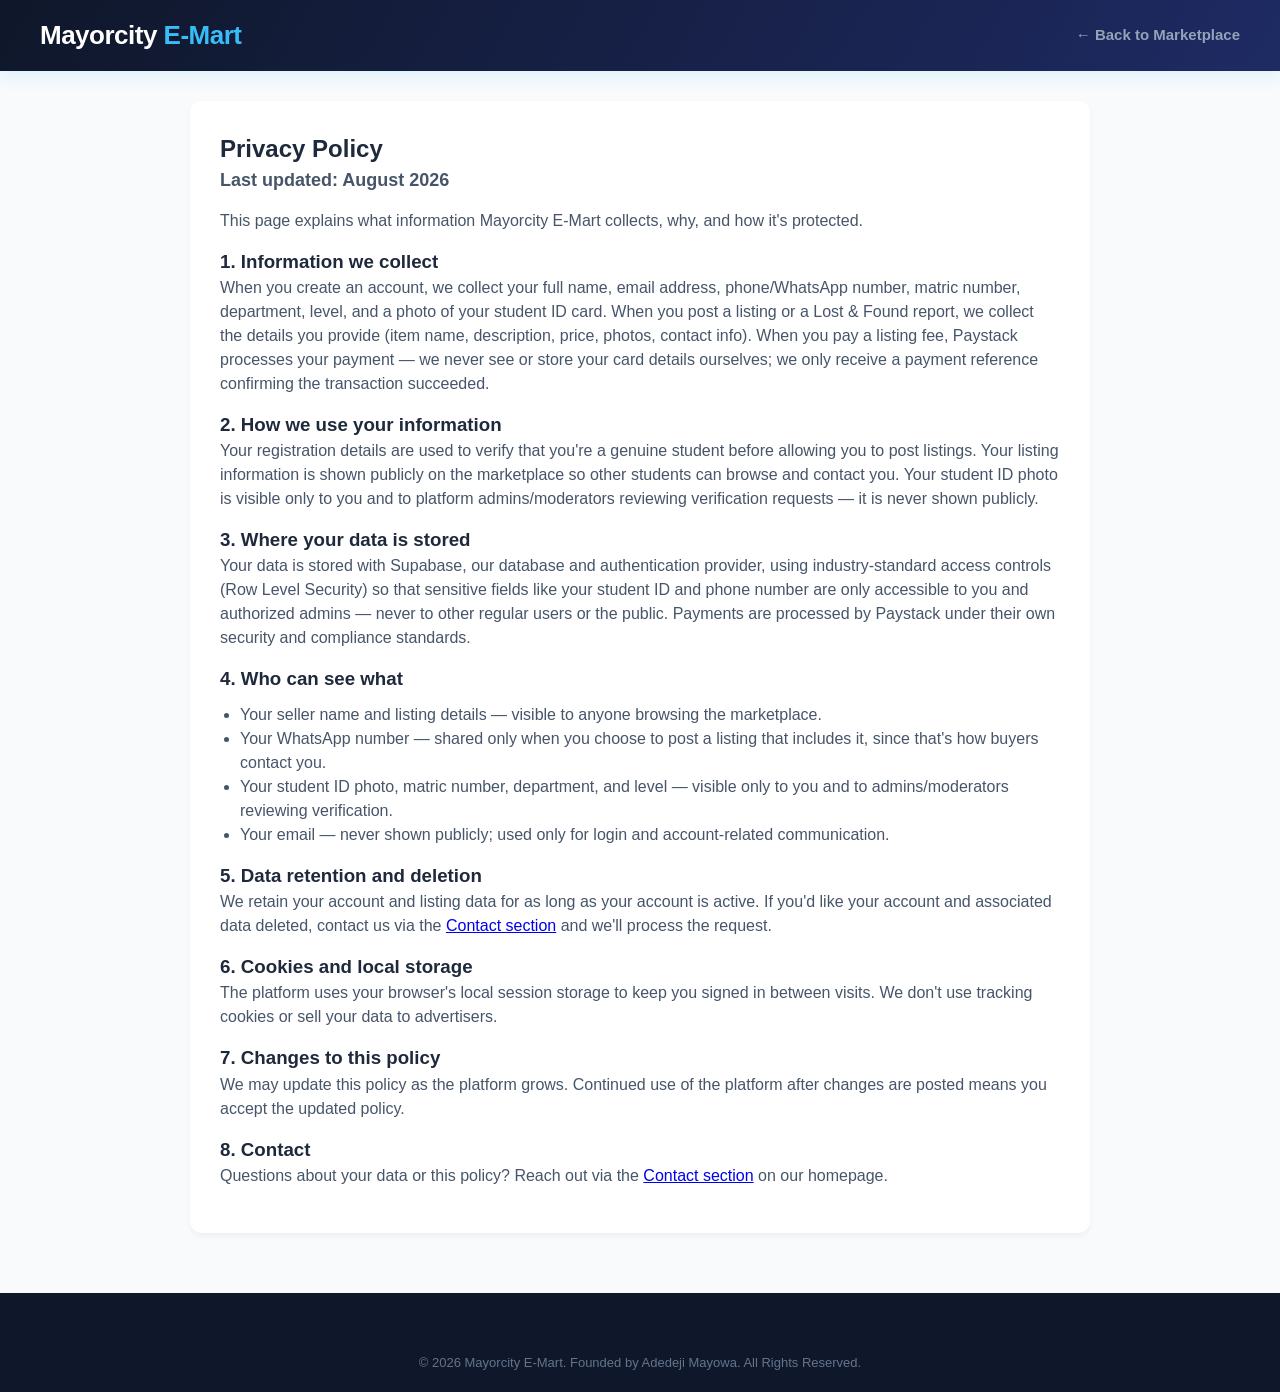
<file: privacy.html>
<!DOCTYPE html>
<html lang="en">
<head>
  <meta charset="UTF-8">
  <meta name="viewport" content="width=device-width, initial-scale=1.0">
  <title>Privacy Policy | Mayorcity E-Mart</title>
  <meta name="description" content="Privacy Policy for Mayorcity E-Mart — how we collect, use, and protect your data.">
  <link rel="stylesheet" href="./style.css">
  <link rel="icon" type="image/png" sizes="192x192" href="/icon-192.png">
</head>
<body>
  <header>
    <div class="header-container">
      <a href="./index.html" style="text-decoration:none;"><h1 class="logo">Mayorcity <span>E-Mart</span></h1></a>
      <nav>
        <a href="./index.html" class="nav-link">← Back to Marketplace</a>
      </nav>
    </div>
  </header>

  <section class="editorial-section" style="max-width:900px;">
    <h2>Privacy Policy</h2>
    <p class="lead-text">Last updated: August 2026</p>

    <p>This page explains what information Mayorcity E-Mart collects, why, and how it's protected.</p>

    <h3>1. Information we collect</h3>
    <p>When you create an account, we collect your full name, email address, phone/WhatsApp number, matric number, department, level, and a photo of your student ID card. When you post a listing or a Lost & Found report, we collect the details you provide (item name, description, price, photos, contact info). When you pay a listing fee, Paystack processes your payment — we never see or store your card details ourselves; we only receive a payment reference confirming the transaction succeeded.</p>

    <h3>2. How we use your information</h3>
    <p>Your registration details are used to verify that you're a genuine student before allowing you to post listings. Your listing information is shown publicly on the marketplace so other students can browse and contact you. Your student ID photo is visible only to you and to platform admins/moderators reviewing verification requests — it is never shown publicly.</p>

    <h3>3. Where your data is stored</h3>
    <p>Your data is stored with Supabase, our database and authentication provider, using industry-standard access controls (Row Level Security) so that sensitive fields like your student ID and phone number are only accessible to you and authorized admins — never to other regular users or the public. Payments are processed by Paystack under their own security and compliance standards.</p>

    <h3>4. Who can see what</h3>
    <ul style="margin: 10px 0 15px 20px; color:#475569;">
      <li>Your seller name and listing details — visible to anyone browsing the marketplace.</li>
      <li>Your WhatsApp number — shared only when you choose to post a listing that includes it, since that's how buyers contact you.</li>
      <li>Your student ID photo, matric number, department, and level — visible only to you and to admins/moderators reviewing verification.</li>
      <li>Your email — never shown publicly; used only for login and account-related communication.</li>
    </ul>

    <h3>5. Data retention and deletion</h3>
    <p>We retain your account and listing data for as long as your account is active. If you'd like your account and associated data deleted, contact us via the <a href="./index.html#contact">Contact section</a> and we'll process the request.</p>

    <h3>6. Cookies and local storage</h3>
    <p>The platform uses your browser's local session storage to keep you signed in between visits. We don't use tracking cookies or sell your data to advertisers.</p>

    <h3>7. Changes to this policy</h3>
    <p>We may update this policy as the platform grows. Continued use of the platform after changes are posted means you accept the updated policy.</p>

    <h3>8. Contact</h3>
    <p>Questions about your data or this policy? Reach out via the <a href="./index.html#contact">Contact section</a> on our homepage.</p>
  </section>

  <footer>
    <div class="footer-copyright-banner">
      <p>&copy; 2026 Mayorcity E-Mart. Founded by Adedeji Mayowa. All Rights Reserved.</p>
    </div>
  </footer>
</body>
</html>
</file>
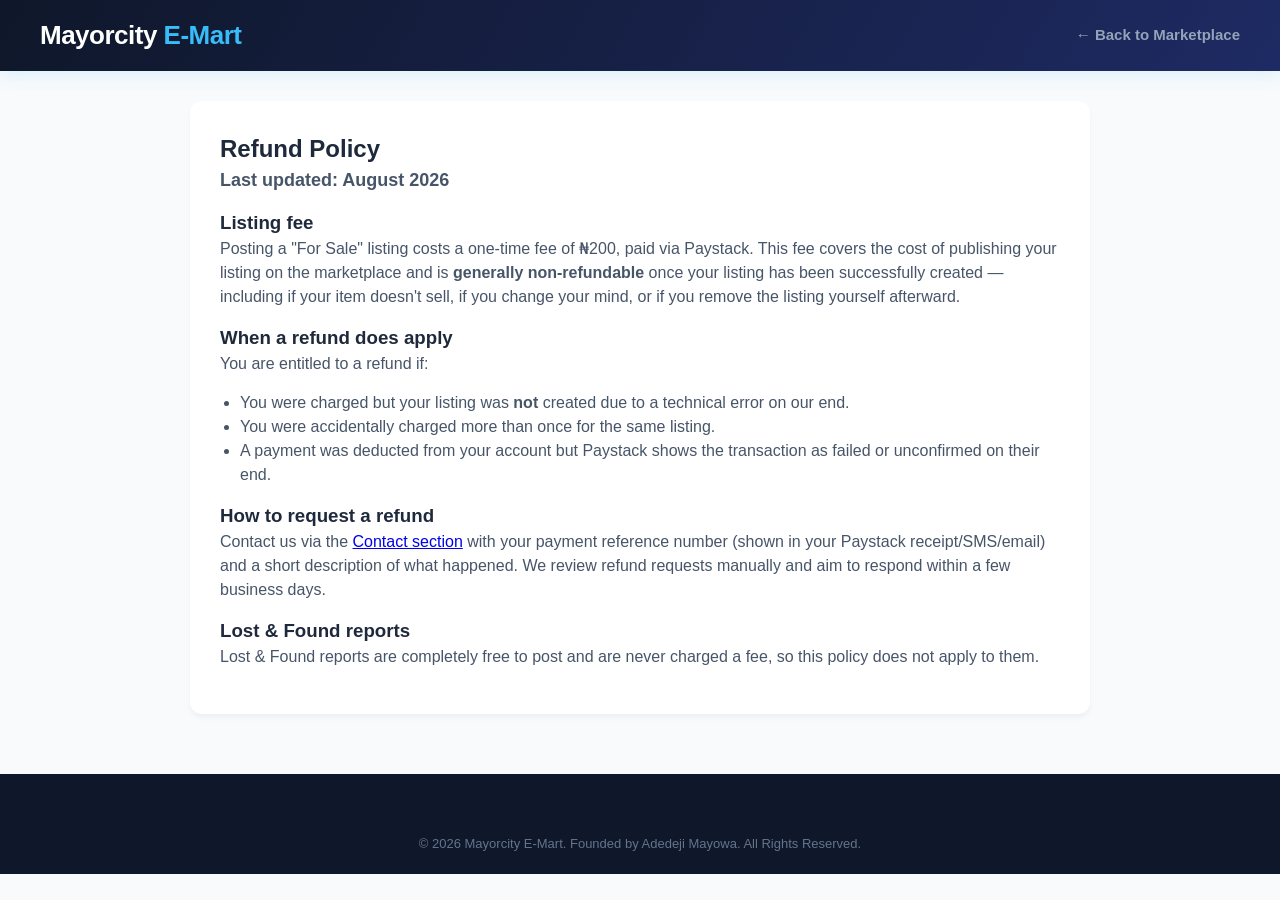
<file: refund.html>
<!DOCTYPE html>
<html lang="en">
<head>
  <meta charset="UTF-8">
  <meta name="viewport" content="width=device-width, initial-scale=1.0">
  <title>Refund Policy | Mayorcity E-Mart</title>
  <meta name="description" content="Refund Policy for the ₦200 listing fee on Mayorcity E-Mart.">
  <link rel="stylesheet" href="./style.css">
  <link rel="icon" type="image/png" sizes="192x192" href="/icon-192.png">
</head>
<body>
  <header>
    <div class="header-container">
      <a href="./index.html" style="text-decoration:none;"><h1 class="logo">Mayorcity <span>E-Mart</span></h1></a>
      <nav>
        <a href="./index.html" class="nav-link">← Back to Marketplace</a>
      </nav>
    </div>
  </header>

  <section class="editorial-section" style="max-width:900px;">
    <h2>Refund Policy</h2>
    <p class="lead-text">Last updated: August 2026</p>

    <h3>Listing fee</h3>
    <p>Posting a "For Sale" listing costs a one-time fee of ₦200, paid via Paystack. This fee covers the cost of publishing your listing on the marketplace and is <strong>generally non-refundable</strong> once your listing has been successfully created — including if your item doesn't sell, if you change your mind, or if you remove the listing yourself afterward.</p>

    <h3>When a refund does apply</h3>
    <p>You are entitled to a refund if:</p>
    <ul style="margin: 10px 0 15px 20px; color:#475569;">
      <li>You were charged but your listing was <strong>not</strong> created due to a technical error on our end.</li>
      <li>You were accidentally charged more than once for the same listing.</li>
      <li>A payment was deducted from your account but Paystack shows the transaction as failed or unconfirmed on their end.</li>
    </ul>

    <h3>How to request a refund</h3>
    <p>Contact us via the <a href="./index.html#contact">Contact section</a> with your payment reference number (shown in your Paystack receipt/SMS/email) and a short description of what happened. We review refund requests manually and aim to respond within a few business days.</p>

    <h3>Lost & Found reports</h3>
    <p>Lost & Found reports are completely free to post and are never charged a fee, so this policy does not apply to them.</p>
  </section>

  <footer>
    <div class="footer-copyright-banner">
      <p>&copy; 2026 Mayorcity E-Mart. Founded by Adedeji Mayowa. All Rights Reserved.</p>
    </div>
  </footer>
</body>
</html>
</file>
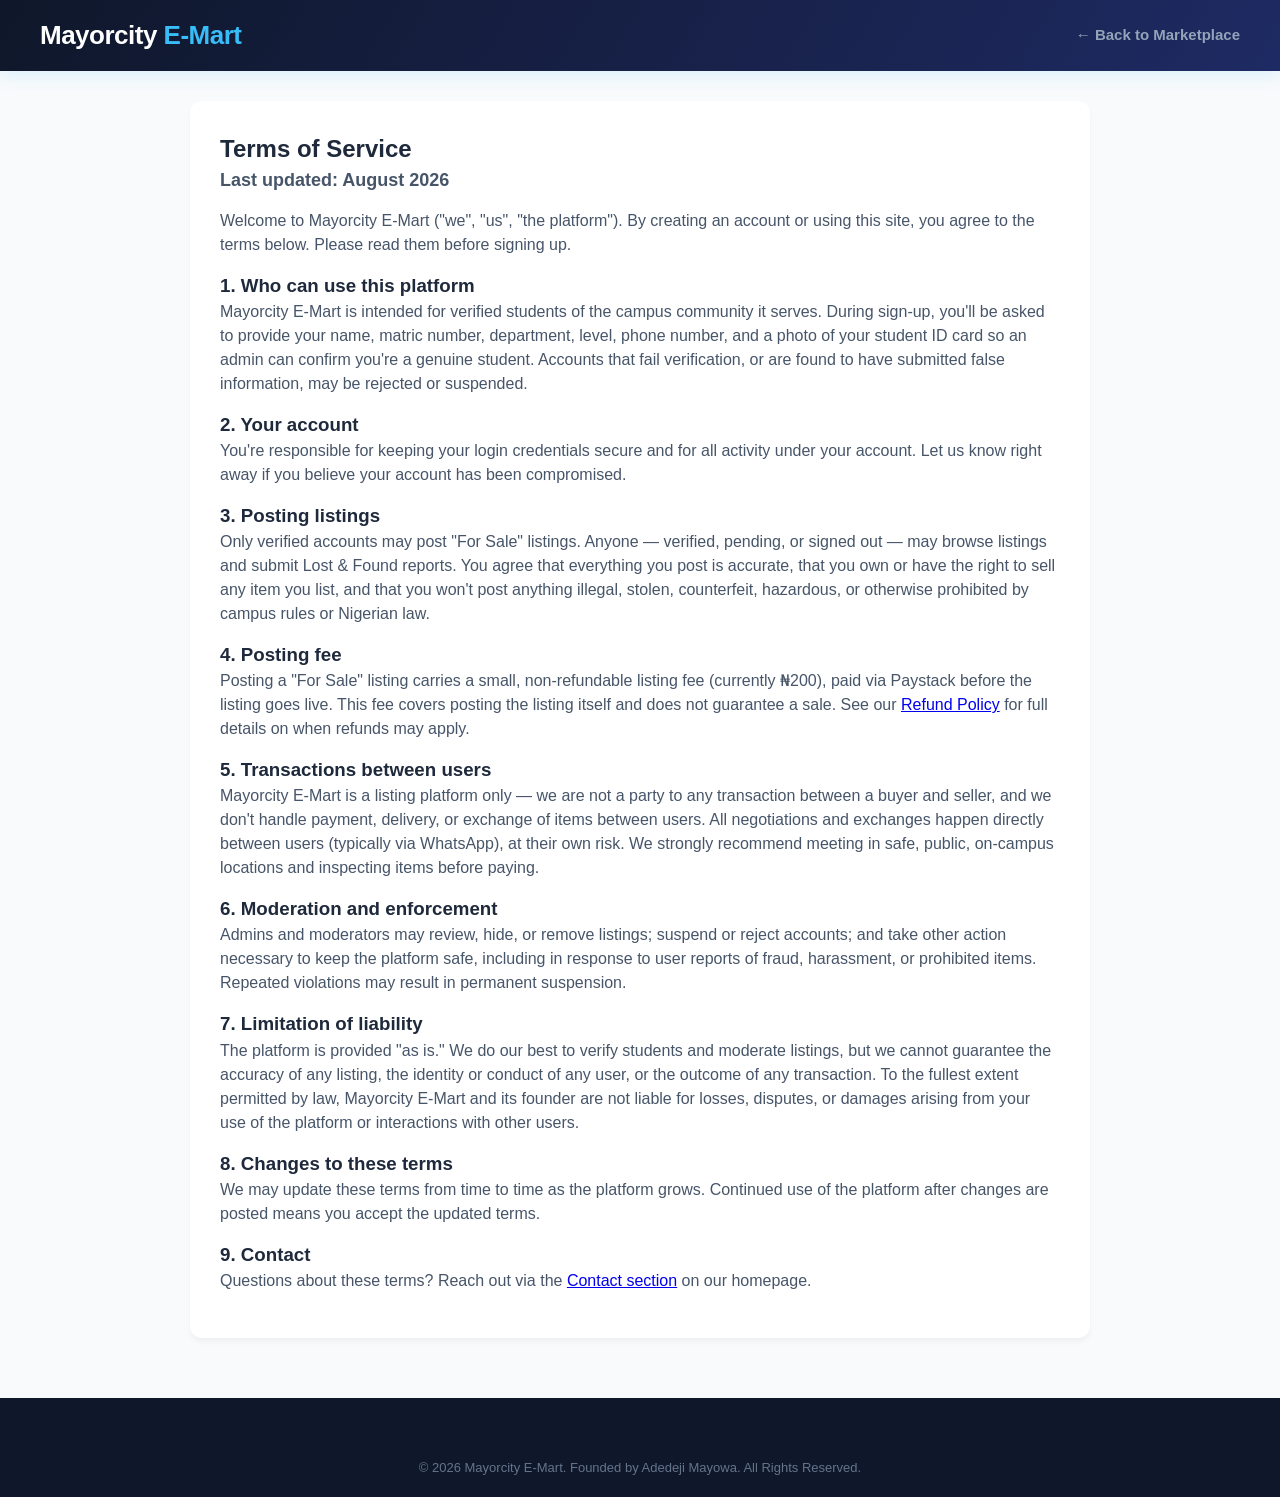
<file: terms.html>
<!DOCTYPE html>
<html lang="en">
<head>
  <meta charset="UTF-8">
  <meta name="viewport" content="width=device-width, initial-scale=1.0">
  <title>Terms of Service | Mayorcity E-Mart</title>
  <meta name="description" content="Terms of Service for Mayorcity E-Mart, the campus marketplace for buying, selling, and reporting lost & found items.">
  <link rel="stylesheet" href="./style.css">
  <link rel="icon" type="image/png" sizes="192x192" href="/icon-192.png">
</head>
<body>
  <header>
    <div class="header-container">
      <a href="./index.html" style="text-decoration:none;"><h1 class="logo">Mayorcity <span>E-Mart</span></h1></a>
      <nav>
        <a href="./index.html" class="nav-link">← Back to Marketplace</a>
      </nav>
    </div>
  </header>

  <section class="editorial-section" style="max-width:900px;">
    <h2>Terms of Service</h2>
    <p class="lead-text">Last updated: August 2026</p>

    <p>Welcome to Mayorcity E-Mart ("we", "us", "the platform"). By creating an account or using this site, you agree to the terms below. Please read them before signing up.</p>

    <h3>1. Who can use this platform</h3>
    <p>Mayorcity E-Mart is intended for verified students of the campus community it serves. During sign-up, you'll be asked to provide your name, matric number, department, level, phone number, and a photo of your student ID card so an admin can confirm you're a genuine student. Accounts that fail verification, or are found to have submitted false information, may be rejected or suspended.</p>

    <h3>2. Your account</h3>
    <p>You're responsible for keeping your login credentials secure and for all activity under your account. Let us know right away if you believe your account has been compromised.</p>

    <h3>3. Posting listings</h3>
    <p>Only verified accounts may post "For Sale" listings. Anyone — verified, pending, or signed out — may browse listings and submit Lost & Found reports. You agree that everything you post is accurate, that you own or have the right to sell any item you list, and that you won't post anything illegal, stolen, counterfeit, hazardous, or otherwise prohibited by campus rules or Nigerian law.</p>

    <h3>4. Posting fee</h3>
    <p>Posting a "For Sale" listing carries a small, non-refundable listing fee (currently ₦200), paid via Paystack before the listing goes live. This fee covers posting the listing itself and does not guarantee a sale. See our <a href="./refund.html">Refund Policy</a> for full details on when refunds may apply.</p>

    <h3>5. Transactions between users</h3>
    <p>Mayorcity E-Mart is a listing platform only — we are not a party to any transaction between a buyer and seller, and we don't handle payment, delivery, or exchange of items between users. All negotiations and exchanges happen directly between users (typically via WhatsApp), at their own risk. We strongly recommend meeting in safe, public, on-campus locations and inspecting items before paying.</p>

    <h3>6. Moderation and enforcement</h3>
    <p>Admins and moderators may review, hide, or remove listings; suspend or reject accounts; and take other action necessary to keep the platform safe, including in response to user reports of fraud, harassment, or prohibited items. Repeated violations may result in permanent suspension.</p>

    <h3>7. Limitation of liability</h3>
    <p>The platform is provided "as is." We do our best to verify students and moderate listings, but we cannot guarantee the accuracy of any listing, the identity or conduct of any user, or the outcome of any transaction. To the fullest extent permitted by law, Mayorcity E-Mart and its founder are not liable for losses, disputes, or damages arising from your use of the platform or interactions with other users.</p>

    <h3>8. Changes to these terms</h3>
    <p>We may update these terms from time to time as the platform grows. Continued use of the platform after changes are posted means you accept the updated terms.</p>

    <h3>9. Contact</h3>
    <p>Questions about these terms? Reach out via the <a href="./index.html#contact">Contact section</a> on our homepage.</p>
  </section>

  <footer>
    <div class="footer-copyright-banner">
      <p>&copy; 2026 Mayorcity E-Mart. Founded by Adedeji Mayowa. All Rights Reserved.</p>
    </div>
  </footer>
</body>
</html>
</file>
<file: style.css>
/* --- Global Reset & Mobile Responsive Core --- */
* {
  margin: 0;
  padding: 0;
  box-sizing: border-box;
  font-family: 'Segoe UI', Tahoma, Geneva, Verdana, sans-serif;
}

body {
  background-color: #f8fafc;
  color: #1e293b;
  line-height: 1.5;
  transition: background-color 0.25s ease, color 0.25s ease;
}

/* --- Premium Navigation Header --- */
header {
  background: linear-gradient(120deg, #0f172a 0%, #1e2a63 50%, #3b1d63 100%);
  background-size: 200% 200%;
  animation: headerDrift 14s ease-in-out infinite alternate;
  padding: 16px 40px;
  position: sticky;
  top: 0;
  z-index: 1000;
  box-shadow: 0 4px 16px rgba(56, 189, 248, 0.15);
}

@keyframes headerDrift {
  from { background-position: 0% 50%; }
  to   { background-position: 100% 50%; }
}

@media (prefers-reduced-motion: reduce) {
  header { animation: none; }
}

.header-container {
  max-width: 1200px;
  margin: 0 auto;
  display: flex;
  justify-content: space-between;
  align-items: center;
  flex-wrap: wrap;
  gap: 15px;
}

.logo {
  font-size: 26px;
  font-weight: 800;
  color: #ffffff;
  letter-spacing: -0.5px;
  margin: 0;
}

.logo span {
  color: #38bdf8;
}

nav {
  display: flex;
  align-items: center;
  gap: 24px;
}

nav a {
  color: #94a3b8;
  text-decoration: none;
  font-size: 15px;
  font-weight: 600;
  padding: 8px 0;
  position: relative;
  transition: color 0.2s ease;
}

nav a::after {
  content: '';
  position: absolute;
  width: 100%;
  transform: scaleX(0);
  height: 2px;
  bottom: 0;
  left: 0;
  background-color: #38bdf8;
  transform-origin: bottom right;
  transition: transform 0.25s ease-out;
}

nav a:hover::after, nav a.active::after {
  transform: scaleX(1);
  transform-origin: bottom left;
}

nav a:hover, nav a.active {
  color: #ffffff;
}

/* --- Platform Live Analytics Stats Banner --- */
/* ═══════════════════════════════════════════════════════════════════════
   ADDED — Resumption countdown marquee (scrolling news-ticker banner)
   ═══════════════════════════════════════════════════════════════════════ */
.countdown-marquee {
  background: linear-gradient(90deg, #ea580c, #dc2626);
  overflow: hidden;
  white-space: nowrap;
  padding: 8px 0;
}
.countdown-marquee-track {
  display: inline-flex;
  animation: countdownScroll 22s linear infinite;
  will-change: transform;
}
.countdown-marquee-text {
  display: inline-block;
  padding: 0 48px;
  color: #fff;
  font-weight: 700;
  font-size: 14px;
  letter-spacing: 0.3px;
}
@keyframes countdownScroll {
  from { transform: translateX(0); }
  to   { transform: translateX(-50%); }
}
@media (prefers-reduced-motion: reduce) {
  .countdown-marquee-track { animation: none; }
  .countdown-marquee { overflow-x: auto; }
}

.stats-section {
  background: #ffffff;
  border-bottom: 1px solid #e2e8f0;
  padding: 20px;
}

.stats-grid {
  max-width: 1200px;
  margin: 0 auto;
  display: grid;
  grid-template-columns: repeat(3, 1fr);
  gap: 20px;
  text-align: center;
}

.stat-box {
  background: #f8fafc;
  padding: 15px;
  border-radius: 10px;
  border: 1px solid #edf2f7;
}

.stat-box h3 {
  font-size: 28px;
  color: #0f172a;
  font-weight: 800;
  margin-bottom: 2px;
}

.stat-box p {
  font-size: 13px;
  color: #64748b;
  font-weight: 600;
  text-transform: uppercase;
}

/* --- Hero Showcase Banner --- */
.hero-section {
  background: linear-gradient(135deg, #1e293b 0%, #0f172a 100%);
  color: white;
  text-align: center;
  padding: 60px 20px;
  margin-bottom: 0;
  border-radius: 0;
}

.hero-section h2 {
  font-size: 42px;
  font-weight: 800;
  margin-bottom: 15px;
  letter-spacing: -1px;
}

.hero-section p {
  max-width: 700px;
  margin: 0 auto 30px auto;
  color: #cbd5e1;
  font-size: 16px;
}

.hero-cta-buttons {
  display: flex;
  justify-content: center;
  gap: 15px;
  flex-wrap: wrap;
}

/* --- Master Section Layout Shell --- */
section {
  background-color: white;
  margin: 30px auto;
  padding: 30px;
  border-radius: 12px;
  box-shadow: 0 4px 6px -1px rgba(0,0,0,0.05);
  max-width: 1200px;
}

/* --- Global Functional Button Elements --- */
button {
  background: linear-gradient(135deg, #1e293b 0%, #1d4ed8 100%);
  color: white;
  border: none;
  padding: 12px 24px;
  border-radius: 8px;
  font-weight: 700;
  cursor: pointer;
  transition: all 0.2s ease;
  font-size: 14px;
  box-shadow: 0 2px 8px rgba(29, 78, 216, 0.25);
}

button:hover {
  background: linear-gradient(135deg, #38bdf8 0%, #818cf8 100%);
  color: #0f172a;
  transform: translateY(-1px);
  box-shadow: 0 6px 16px rgba(56, 189, 248, 0.35);
}

button:active {
  transform: translateY(0) scale(0.97);
}

.secondary-btn {
  background-color: transparent;
  border: 2px solid #38bdf8;
  color: #38bdf8;
}

.secondary-btn:hover {
  background-color: #38bdf8;
  color: #0f172a;
}

/* "Post a New Item" — deliberately a different color (green) from every
   other button on the page so it stands out as the primary action. */
.cta-post-btn {
  background: linear-gradient(135deg, #16a34a 0%, #22c55e 100%);
  color: white;
  border: none;
  box-shadow: 0 2px 10px rgba(34, 197, 94, 0.45);
}

.cta-post-btn:hover {
  background: linear-gradient(135deg, #15803d 0%, #16a34a 100%);
  color: white;
  transform: translateY(-1px);
  box-shadow: 0 6px 18px rgba(34, 197, 94, 0.55);
}

/* --- Control Dashboard & Live Filter Interfaces --- */
.control-panel-section {
  display: flex;
  flex-direction: column;
  gap: 20px;
}

.search-wrapper input {
  width: 100%;
  padding: 16px;
  font-size: 15px;
  border: 2px solid #e2e8f0;
  border-radius: 8px;
  box-sizing: border-box;
}

.search-wrapper input:focus {
  outline: none;
  border-color: #38bdf8;
}

.tab-filters {
  display: flex;
  gap: 10px;
  flex-wrap: wrap;
}

.tab-btn {
  background-color: #f1f5f9;
  color: #475569;
  padding: 10px 20px;
}

.tab-btn:hover, .tab-btn.active-tab {
  background: linear-gradient(135deg, #1d4ed8, #7c3aed);
  color: white;
}

.categories-wrapper h4 {
  font-size: 14px;
  color: #475569;
  margin-bottom: 10px;
}

#category-list {
  list-style: none;
  display: flex;
  flex-wrap: wrap;
  gap: 10px;
}

.category-item {
  background-color: #f8fafc;
  color: #0f172a;
  padding: 8px 16px;
  border-radius: 20px;
  font-weight: 700;
  font-size: 13px;
  cursor: pointer;
  border: 1px solid #cbd5e1;
  transition: all 0.2s ease;
}

.category-item:hover, .category-item.active-cat {
  background: linear-gradient(135deg, #38bdf8, #818cf8);
  color: #0f172a;
  border-color: #38bdf8;
}

.category-item.active-cat {
  animation: pillSelect 0.3s ease;
}

@keyframes pillSelect {
  0%   { transform: scale(1); }
  50%  { transform: scale(1.08); }
  100% { transform: scale(1); }
}

.price-sort-wrapper {
  display: flex;
  flex-wrap: wrap;
  gap: 24px;
  align-items: flex-end;
  background: linear-gradient(135deg, #f8fafc 0%, #eff6ff 100%);
  border: 1px solid #e2e8f0;
  border-radius: 12px;
  padding: 18px 20px;
  box-shadow: 0 4px 6px -1px rgba(0,0,0,0.05);
}

.price-range-filter label,
.sort-filter label {
  display: block;
  font-size: 13px;
  color: #475569;
  margin-bottom: 8px;
  font-weight: 700;
  text-transform: uppercase;
  letter-spacing: 0.03em;
}

.price-range-inputs {
  display: flex;
  align-items: center;
  gap: 8px;
}

.price-range-inputs input {
  width: 110px;
  padding: 11px 14px;
  font-size: 14px;
  border: 2px solid #e2e8f0;
  border-radius: 999px;
  box-sizing: border-box;
  background: white;
  transition: border-color 0.2s ease, box-shadow 0.2s ease;
}

.price-range-inputs input:focus {
  outline: none;
  border-color: #38bdf8;
  box-shadow: 0 0 0 3px rgba(56, 189, 248, 0.18);
}

.price-range-inputs span {
  color: #94a3b8;
  font-weight: 700;
}

.sort-filter select {
  padding: 11px 36px 11px 16px;
  font-size: 14px;
  font-weight: 600;
  border: 2px solid #e2e8f0;
  border-radius: 999px;
  background: white;
  color: #0f172a;
  min-width: 190px;
  cursor: pointer;
  appearance: none;
  -webkit-appearance: none;
  background-image: url("data:image/svg+xml,%3Csvg xmlns='http://www.w3.org/2000/svg' width='12' height='8' viewBox='0 0 12 8'%3E%3Cpath fill='%23475569' d='M1 1l5 5 5-5'/%3E%3C/svg%3E");
  background-repeat: no-repeat;
  background-position: right 16px center;
  transition: border-color 0.2s ease, box-shadow 0.2s ease;
}

.sort-filter select:focus {
  outline: none;
  border-color: #38bdf8;
  box-shadow: 0 0 0 3px rgba(56, 189, 248, 0.18);
}

.sort-filter select:hover,
.price-range-inputs input:hover {
  border-color: #94a3b8;
}

.clear-filters-btn {
  background: white;
  color: #64748b;
  border: 2px solid #e2e8f0;
  border-radius: 999px;
  padding: 11px 18px;
  font-size: 13px;
  font-weight: 700;
  cursor: pointer;
  transition: all 0.2s ease;
  margin-left: auto;
}

.clear-filters-btn:hover {
  border-color: #ef4444;
  color: #ef4444;
  background: #fef2f2;
}

/* --- Dynamic Products Layout Grid --- */
.products-grid {
  display: grid;
  grid-template-columns: repeat(auto-fill, minmax(280px, 1fr));
  gap: 25px;
  margin-top: 20px;
}

.product-card {
  background-color: white;
  border-radius: 12px;
  padding: 20px;
  box-shadow: 0 4px 6px -1px rgba(0,0,0,0.05);
  border: 1px solid #e2e8f0;
  transition: transform 0.3s ease, box-shadow 0.3s ease;
  display: flex;
  flex-direction: column;
  animation: cardRiseIn 0.45s cubic-bezier(0.22, 1, 0.36, 1) both;
}

@keyframes cardRiseIn {
  from { opacity: 0; transform: translateY(18px) scale(0.98); }
  to   { opacity: 1; transform: translateY(0) scale(1); }
}

/* Respect users who've asked for reduced motion */
@media (prefers-reduced-motion: reduce) {
  .product-card { animation: none; }
}

.product-card:hover {
  transform: translateY(-6px);
  box-shadow: 0 10px 15px -3px rgba(0,0,0,0.1);
}

.product-card img {
  width: 100%;
  height: 200px;
  object-fit: cover;
  border-radius: 8px;
  margin-top: 12px;
  margin-bottom: 15px;
}

.product-card h3 { 
  color: #0f172a; 
  margin: 10px 0 5px 0; 
  font-size: 18px;
}

.product-card p { 
  color: #555; 
  line-height: 1.6; 
  margin: 4px 0;
  font-size: 14px;
}

/* Price specific text highlight */
.product-card p:nth-of-type(2) { 
  font-size: 1.25rem; 
  font-weight: bold; 
  color: #0f172a; 
  margin: 6px 0; 
}

/* Pushes content up to line up bottom action buttons */
.product-card p:last-of-type { 
  margin-bottom: auto; 
  padding-bottom: 15px; 
}

/* Dynamic State Categorization Badges */
.badge {
  font-size: 11px;
  font-weight: bold;
  padding: 4px 10px;
  border-radius: 12px;
  text-transform: uppercase;
}

.badge-cat { background-color: #e0f2fe; color: #0369a1; }
.badge-market { background-color: #dcfce7; color: #166534; }
.badge-lost { background-color: #fef3c7; color: #92400e; }
.badge-sold { background-color: #fee2e2; color: #991b1b; }
.badge-new { background-color: #ede9fe; color: #6d28d9; }
.badge-wanted { background-color: #fff7ed; color: #c2410c; }
.badge-featured { background-color: #fef9c3; color: #854d0e; }
.badge-price-drop { background-color: #fee2e2; color: #b91c1c; }

.price-old { text-decoration: line-through; color: #94a3b8; font-weight: normal; font-size: 0.9em; margin-right: 4px; }
.price-new { color: #16a34a; font-weight: bold; }

/* Batch 3 — Featured listing spotlight */
.featured-spotlight { max-width: 420px; margin: 0 auto; }
.featured-spotlight .product-card { border: 2px solid #fbbf24; box-shadow: 0 6px 16px -4px rgba(251,191,36,0.35); }
.featured-star-inline { font-size: 13px; }

/* Batch 2 — Wanted */
.wanted-section-subtext { color: #64748b; font-size: 13px; margin: -8px 0 12px; }
.card-wanted { border-top: 3px solid #fb923c; }
.wanted-empty-state { text-align: center; padding: 24px 16px; color: #64748b; width: 100%; }
.wanted-empty-state p { margin: 0 0 12px; font-size: 14px; }
[data-theme="dark"] .wanted-section-subtext { color: #94a3b8; }

/* Batch 1 — Homepage Activity Feed + New Arrivals rail */
.activity-feed-section { padding: 12px 16px; text-align: center; }
.activity-feed-inner { display: flex; flex-wrap: wrap; justify-content: center; gap: 10px; }
.activity-chip {
  background: #f1f5f9;
  border-radius: 999px;
  padding: 6px 14px;
  font-size: 13px;
  font-weight: 600;
  color: #334155;
}
.activity-feed-empty { font-size: 13px; color: #64748b; margin: 0; }

.section-header-row { display: flex; align-items: center; justify-content: space-between; }
.view-all-link { background: none; border: none; color: #2563eb; font-weight: 600; cursor: pointer; font-size: 14px; }
.view-all-link:hover { text-decoration: underline; }

.horizontal-scroll { display: flex; overflow-x: auto; gap: 12px; scroll-snap-type: x proximity; padding-bottom: 8px; }
.horizontal-scroll .product-card { flex: 0 0 220px; scroll-snap-align: start; }

[data-theme="dark"] .activity-chip { background: #1e293b; color: #cbd5e1; }
[data-theme="dark"] .activity-feed-empty { color: #94a3b8; }

/* Card-Specific Control Actions */
.product-card button { width: 100%; padding: 11px; font-size: 14px; font-weight: bold; border-radius: 6px; margin-top: 8px; }
.view-btn { background: linear-gradient(135deg, #1e293b, #1d4ed8); color: white; }
.view-btn:hover { background: linear-gradient(135deg, #38bdf8, #818cf8); color: #0f172a; }
.edit-btn { background-color: #e2e8f0; color: #0f172a; }
.edit-btn:hover { background-color: #cbd5e1; }
.delete-btn { background-color: transparent; color: #ef4444; font-weight: 600; padding: 6px; }
.delete-btn:hover { background-color: #fef2f2; }

/* --- Auth & Verification System Styles --- */
.auth-alert-box {
  background-color: #eff6ff;
  color: #1d4ed8;
  padding: 12px 16px;
  border-radius: 8px;
  font-weight: 600;
  margin-bottom: 20px;
  font-size: 14px;
  border-left: 4px solid #3b82f6;
}

.form-header-row {
  display: flex;
  justify-content: space-between;
  align-items: center;
  margin-bottom: 20px;
}

.close-form-btn {
  background: transparent;
  color: #64748b;
  font-size: 28px;
  padding: 0;
  width: auto;
}
.close-form-btn:hover { background: transparent; color: #0f172a; transform: none; }

/* --- Input Control Element Architectures --- */
form input, form select, form textarea {
  width: 100%; padding: 12px; margin-top: 8px; margin-bottom: 15px;
  border: 1px solid #cbd5e1; border-radius: 8px; box-sizing: border-box;
  font-size: 14px;
}
form input:focus, form select:focus, form textarea:focus { outline: none; border-color: #38bdf8; }
form label { font-weight: 700; color: #0f172a; font-size: 14px; }

/* --- Glassmorphism Pop-Up Window Overlays --- */
.modal-overlay {
  position: fixed;
  top: 0; left: 0; width: 100%; height: 100%;
  background-color: rgba(15, 23, 42, 0.6); 
  backdrop-filter: blur(4px); 
  display: none;
  justify-content: center;
  align-items: center;
  z-index: 2000;
  padding: 20px;
}

.modal-box {
  background: rgba(255, 255, 255, 0.85);
  backdrop-filter: blur(20px) saturate(160%);
  -webkit-backdrop-filter: blur(20px) saturate(160%);
  border: 1px solid rgba(255, 255, 255, 0.6);
  padding: 30px;
  border-radius: 16px;
  max-width: 500px;
  width: 100%;
  box-shadow: 0 20px 25px -5px rgba(0, 0, 0, 0.1);
  position: relative;
  animation: modalFadeIn 0.25s ease-out;
  box-sizing: border-box;
  max-height: 90vh;
  overflow-y: auto;
}

/* Browsers without backdrop-filter support fall back to the original solid white */
@supports not ((backdrop-filter: blur(1px)) or (-webkit-backdrop-filter: blur(1px))) {
  .modal-box { background-color: #ffffff; }
}

.large-modal-box { max-width: 650px; }

.modal-close {
  position: absolute;
  top: 15px; right: 20px;
  font-size: 28px; font-weight: bold; color: #94a3b8;
  cursor: pointer;
  z-index: 10;
}
.modal-close:hover { color: #0f172a; }

@keyframes modalFadeIn {
  from { opacity: 0; transform: translateY(-15px); }
  to { opacity: 1; transform: translateY(0); }
}

/* --- Content Editorial & About Layout Blocks --- */
.editorial-section {
  scroll-margin-top: 90px;
}
.editorial-grid {
  display: grid;
  grid-template-columns: 2fr 1fr;
  gap: 40px;
}
.lead-text { font-size: 18px; font-weight: 600; color: #0f172a; margin-bottom: 15px; }
.editorial-section p { margin-bottom: 15px; color: #475569; }

.editorial-sidebar-box {
  background-color: #f8fafc;
  border: 1px solid #e2e8f0;
  padding: 20px;
  border-radius: 10px;
}
.editorial-sidebar-box h4 { margin-bottom: 12px; color: #0f172a; }
.editorial-sidebar-box ul { list-style: none; }
.editorial-sidebar-box ul li { margin-bottom: 8px; font-size: 14px; }

.contact-accent-block { background: #f0fdf4; border-left: 5px solid #22c55e; }
.contact-links-grid { display: grid; grid-template-columns: 1fr 1fr; gap: 20px; margin-top: 20px; }
.contact-card-box { background: white; padding: 15px; border-radius: 8px; border: 1px solid #dcfce7; }
.contact-card-box h5 { margin-bottom: 6px; font-size: 14px; color: #166534; }
.contact-card-box a { color: #15803d; font-weight: bold; text-decoration: none; font-size: 14px; word-break: break-all; }

/* --- Production-grade Standard Company Footer --- */
footer {
  background-color: #0f172a;
  color: #94a3b8;
  padding: 40px 20px 20px 20px;
  margin-top: 60px;
}

.footer-container {
  max-width: 1200px;
  margin: 0 auto;
  display: grid;
  grid-template-columns: 2fr 1fr 1fr;
  gap: 40px;
  padding-bottom: 30px;
  border-bottom: 1px solid #1e293b;
}

.footer-brand-column h3 { color: white; margin-bottom: 12px; font-size: 22px; }
.footer-brand-column h3 span { color: #38bdf8; }
.footer-brand-column p { font-size: 14px; line-height: 1.6; }

.footer-links-column h5, .footer-social-column h5 { color: white; margin-bottom: 15px; font-size: 15px; text-transform: uppercase; }
.footer-links-column a { display: block; color: #94a3b8; text-decoration: none; margin-bottom: 10px; font-size: 14px; }
.footer-links-column a:hover { color: white; }

.social-icon-row a { display: inline-block; color: #94a3b8; text-decoration: none; margin-right: 15px; font-size: 14px; font-weight: bold; }
.social-icon-row a:hover { color: #38bdf8; }

.footer-copyright-banner { text-align: center; padding-top: 20px; font-size: 13px; color: #64748b; max-width: 1200px; margin: 0 auto; }

/* --- WhatsApp Dynamic Action Control Elements --- */
.whatsapp-btn {
  display: block; background-color: #25d366; color: white; text-decoration: none;
  font-weight: bold; text-align: center; padding: 12px; border-radius: 8px; margin-top: 15px;
  box-shadow: 0 4px 10px rgba(37, 211, 102, 0.2); transition: all 0.2s ease;
}
.whatsapp-btn:hover { background-color: #128c7e; transform: translateY(-2px); }

/* --- Mobile Device Core Optimization Viewport Overrides --- */
@media (max-width: 768px) {
  .header-container { flex-direction: column; text-align: center; }
  .stats-grid { grid-template-columns: 1fr; gap: 10px; }
  .editorial-grid { grid-template-columns: 1fr; gap: 20px; }
  .contact-links-grid { grid-template-columns: 1fr; }
  .footer-container { grid-template-columns: 1fr; gap: 30px; }
  .hero-section h2 { font-size: 32px; }
  header { padding: 15px; }
  section { margin: 15px; padding: 20px; }

  /* Nav: stack into two clean rows instead of one crowded wrapping line */
  nav#main-nav {
    width: 100%;
    justify-content: center;
    flex-wrap: wrap;
    gap: 10px 14px;
    row-gap: 12px;
  }
  nav#main-nav .nav-link { padding: 4px 0; font-size: 14px; }
  .nav-lf-btn { padding: 7px 12px; font-size: 12px; }
  .nav-dashboard-btn { padding: 6px 10px; font-size: 12px; }
  .auth-open-btn { padding: 8px 16px; font-size: 13px; }
  .nav-admin-link { font-size: 14px; }

  .user-menu-btn { padding: 5px 10px 5px 5px; }
  .user-email-short { display: none; }        /* keep just the avatar + caret on small screens */
  .user-dropdown { left: 50%; right: auto; transform: translateX(-50%); }

  .hero-cta-buttons { flex-direction: column; align-items: stretch; }
  .hero-cta-buttons button { width: 100%; }

  .price-sort-wrapper { flex-direction: column; align-items: stretch; padding: 16px; }
  .price-range-inputs { width: 100%; }
  .price-range-inputs input { flex: 1; width: auto; }
  .sort-filter select { width: 100%; min-width: 0; }
  .clear-filters-btn { margin-left: 0; width: 100%; }

  .modal-box { padding: 20px; max-height: 85vh; }
  .auth-tabs-row { font-size: 13px; }
  .lf-radio-row { gap: 12px; }

  .products-grid { grid-template-columns: 1fr; }
}
/* --- Floating Back to Top Button --- */
#backToTopBtn {
  position: fixed;
  bottom: 30px;
  right: 30px;
  z-index: 99;
  font-size: 18px;
  background-color: #0f172a;
  color: white;
  width: 45px;
  height: 45px;
  padding: 0;
  border-radius: 50%;
  box-shadow: 0 4px 10px rgba(0, 0, 0, 0.2);
  display: flex;
  align-items: center;
  justify-content: center;
  transition: all 0.2s ease;
}

#backToTopBtn:hover {
  background-color: #38bdf8;
  color: #0f172a;
  transform: translateY(-3px);
}

/* --- Top Install App Banner --- */
#install-app-banner {
  display: none;
  position: sticky;
  top: 0;
  left: 0;
  right: 0;
  z-index: 999;
  align-items: center;
  justify-content: center;
  gap: 16px;
  flex-wrap: wrap;
  background: linear-gradient(135deg, #1d4ed8, #7c3aed);
  color: #fff;
  padding: 10px 16px;
  text-align: center;
  animation: bannerSlideDown 0.4s cubic-bezier(0.22, 1, 0.36, 1);
  box-shadow: 0 2px 10px rgba(29, 78, 216, 0.35);
}
#install-app-banner-text {
  font-size: 14px;
  font-weight: 600;
}
.install-app-banner-actions {
  display: flex;
  align-items: center;
  gap: 10px;
}
#install-app-btn {
  background: #fff;
  color: #1d4ed8;
  border: none;
  padding: 8px 16px;
  border-radius: 20px;
  font-size: 13px;
  font-weight: 700;
  cursor: pointer;
  transition: transform 0.15s ease, background 0.15s ease;
}
#install-app-btn:hover {
  background: #e0e7ff;
  transform: translateY(-2px);
}
#install-app-dismiss {
  background: transparent;
  color: #fff;
  border: none;
  font-size: 16px;
  line-height: 1;
  cursor: pointer;
  padding: 4px 6px;
  opacity: 0.85;
}
#install-app-dismiss:hover {
  opacity: 1;
}
@media (max-width: 768px) {
  #install-app-banner-text { font-size: 13px; }
  #install-app-btn { padding: 7px 14px; font-size: 12px; }
}

/* --- iOS "Add to Home Screen" instructions modal --- */
#ios-install-modal {
  display: none;
  position: fixed;
  inset: 0;
  z-index: 1000;
  align-items: center;
  justify-content: center;
  background: rgba(15, 23, 42, 0.55);
  padding: 16px;
}
#ios-install-modal-card {
  position: relative;
  background: #fff;
  color: #0f172a;
  border-radius: 16px;
  max-width: 380px;
  width: 100%;
  padding: 28px 24px 24px;
  box-shadow: 0 12px 32px rgba(0, 0, 0, 0.25);
}
#ios-install-modal-card h3 {
  margin: 0 0 10px;
  font-size: 18px;
}
#ios-install-modal-card p {
  font-size: 14px;
  line-height: 1.5;
  margin: 0 0 12px;
}
#ios-install-modal-card ol {
  margin: 0 0 12px;
  padding-left: 20px;
  font-size: 14px;
  line-height: 1.7;
}
.ios-share-icon {
  display: inline-block;
}
.ios-install-modal-note {
  font-size: 13px;
  color: #475569;
  margin-bottom: 0 !important;
}
#ios-install-modal-close {
  position: absolute;
  top: 10px;
  right: 12px;
  background: transparent;
  border: none;
  font-size: 18px;
  cursor: pointer;
  color: #64748b;
  padding: 4px;
}
#ios-install-modal-close:hover {
  color: #0f172a;
}

/* --- Pagination --- */
.pagination-controls {
  display: flex;
  justify-content: center;
  flex-wrap: wrap;
  gap: 8px;
  margin-top: 24px;
}
.page-btn {
  background: #f1f5f9;
  color: #334155;
  padding: 8px 14px;
  font-size: 13px;
  box-shadow: none;
}
.page-btn:hover { background: #e2e8f0; color: #0f172a; transform: none; }
.page-btn-active {
  background: linear-gradient(135deg, #1d4ed8, #7c3aed);
  color: white;
}
.page-btn:disabled { opacity: 0.4; cursor: not-allowed; }
.page-btn:disabled:hover { background: #f1f5f9; transform: none; }

/* ═══════════════════════════════════════════════════════════════════════
   ADDED — Nav: Lost & Found button, Admin link, Auth button, User menu
   ═══════════════════════════════════════════════════════════════════════ */
.nav-lf-btn {
  background: linear-gradient(135deg, #dc2626, #ef4444);
  border: 1px solid #f87171;
  color: #ffffff;
  padding: 8px 14px;
  font-size: 13px;
  border-radius: 6px;
  font-weight: 800;
  box-shadow: 0 2px 10px rgba(239, 68, 68, 0.45);
  animation: lfPulse 2.2s ease-in-out infinite;
}
.nav-lf-btn:hover { background: linear-gradient(135deg, #b91c1c, #dc2626); color: #fff; transform: translateY(-1px); animation: none; }

#hero-lf-btn {
  background: linear-gradient(135deg, #dc2626, #ef4444) !important;
  border: 2px solid #fca5a5 !important;
  color: #ffffff !important;
  box-shadow: 0 4px 14px rgba(239, 68, 68, 0.5);
}
#hero-lf-btn:hover { background: linear-gradient(135deg, #b91c1c, #dc2626) !important; color: #fff !important; }

@keyframes lfPulse {
  0%, 100% { box-shadow: 0 2px 10px rgba(239, 68, 68, 0.45); }
  50%      { box-shadow: 0 2px 18px rgba(239, 68, 68, 0.85); }
}

@keyframes badgePulse {
  0%, 100% { box-shadow: 0 0 0 0 rgba(239, 68, 68, 0.5); }
  50%      { box-shadow: 0 0 0 5px rgba(239, 68, 68, 0); }
}

@keyframes bannerSlideDown {
  from { transform: translateY(-100%); }
  to   { transform: translateY(0); }
}

.nav-admin-link {
  color: #38bdf8;
  font-weight: bold;
  text-decoration: none;
  font-size: 15px;
  padding: 8px 0;
}
.nav-admin-link:hover { color: #fff; }

.nav-dashboard-btn {
  background: transparent;
  border: 1px solid #38bdf8;
  color: #38bdf8;
  padding: 7px 14px;
  font-size: 13px;
  border-radius: 6px;
  font-weight: 700;
}
.nav-dashboard-btn:hover { background: #38bdf8; color: #0f172a; }
[data-theme="dark"] .nav-dashboard-btn { color: #7dd3fc; border-color: #7dd3fc; }
[data-theme="dark"] .nav-dashboard-btn:hover { background: #7dd3fc; color: #0f172a; }

.auth-open-btn {
  padding: 9px 20px;
  font-size: 14px;
}

.user-menu { position: relative; }
.user-menu-btn {
  display: flex;
  align-items: center;
  gap: 8px;
  background: #1e293b;
  padding: 6px 12px 6px 6px;
  border-radius: 30px;
}
.user-menu-btn:hover { background-color: #334155; transform: none; }
.user-avatar-initials {
  background: #38bdf8;
  color: #0f172a;
  font-weight: 800;
  font-size: 12px;
  width: 28px; height: 28px;
  border-radius: 50%;
  display: flex; align-items: center; justify-content: center;
}
.user-email-short { font-size: 13px; color: #e2e8f0; }
.user-menu-caret { font-size: 10px; color: #94a3b8; }

.user-dropdown {
  display: none;
  position: absolute;
  top: 110%;
  right: 0;
  background: rgba(255, 255, 255, 0.88);
  backdrop-filter: blur(18px) saturate(160%);
  -webkit-backdrop-filter: blur(18px) saturate(160%);
  border: 1px solid rgba(255, 255, 255, 0.6);
  color: #1e293b;
  border-radius: 10px;
  box-shadow: 0 10px 25px rgba(0,0,0,0.15);
  padding: 14px;
  min-width: 220px;
  z-index: 1500;
}
.user-dropdown.open { display: block; animation: dropdownIn 0.2s ease-out; }
@supports not ((backdrop-filter: blur(1px)) or (-webkit-backdrop-filter: blur(1px))) {
  .user-dropdown { background: #ffffff; }
}
.user-dropdown-name { font-weight: 700; font-size: 14px; margin: 0; }
.user-dropdown-email { font-size: 12px; color: #64748b; margin: 2px 0 10px 0; }
.user-dropdown hr { border: none; border-top: 1px solid #e2e8f0; margin: 8px 0; }
.user-dropdown-signout {
  width: 100%;
  background: #fee2e2;
  color: #991b1b;
  font-size: 13px;
  padding: 8px;
}
.user-dropdown-signout:hover { background-color: #fecaca; transform: none; }

/* ═══════════════════════════════════════════════════════════════════════
   ADDED — Auth Modal tabs & panels
   ═══════════════════════════════════════════════════════════════════════ */
.auth-tabs-row {
  display: flex;
  gap: 8px;
  margin-bottom: 20px;
  border-bottom: 2px solid #e2e8f0;
}
.auth-tab {
  flex: 1;
  background: transparent;
  color: #94a3b8;
  border-radius: 0;
  padding: 10px;
  font-weight: 700;
  border-bottom: 3px solid transparent;
  margin-bottom: -2px;
}
.auth-tab:hover { background: transparent; color: #334155; transform: none; }
.auth-tab.active { color: #0f172a; border-bottom-color: #38bdf8; }

.auth-error {
  background-color: #fef2f2;
  color: #b91c1c;
  padding: 10px 12px;
  border-radius: 8px;
  font-size: 13px;
  font-weight: 600;
  margin-bottom: 12px;
  border-left: 4px solid #ef4444;
}

.auth-helper-text { font-size: 13px; color: #64748b; margin-bottom: 12px; }

.pw-field-row { display: flex; align-items: center; gap: 8px; }
.pw-field-row input { margin-bottom: 0; flex: 1; }
.toggle-pw {
  background: transparent;
  border: 1px solid #cbd5e1;
  color: #64748b;
  padding: 10px 12px;
  border-radius: 8px;
  margin-bottom: 15px;
}
.toggle-pw:hover { background-color: #f1f5f9; transform: none; }

.auth-link { display: inline-block; font-size: 13px; color: #38bdf8; text-decoration: none; margin-bottom: 15px; font-weight: 600; }
.auth-link:hover { text-decoration: underline; }

.auth-submit-btn { width: 100%; }

.auth-switch-msg { text-align: center; font-size: 13px; color: #64748b; margin-top: 12px; }
.auth-switch-msg a, .switch-tab-link { color: #38bdf8; font-weight: 700; text-decoration: none; }
.auth-switch-msg a:hover, .switch-tab-link:hover { text-decoration: underline; }

.btn-spinner {
  display: inline-block;
  width: 14px; height: 14px;
  border: 2px solid rgba(255,255,255,0.4);
  border-top-color: #fff;
  border-radius: 50%;
  animation: spin 0.7s linear infinite;
  vertical-align: middle;
  margin-right: 6px;
}
@keyframes spin { to { transform: rotate(360deg); } }

/* ═══════════════════════════════════════════════════════════════════════
   ADDED — Lost & Found modal radio row
   ═══════════════════════════════════════════════════════════════════════ */
.lf-radio-row { display: flex; gap: 20px; margin: 8px 0 15px 0; }
.lf-radio-option { display: flex; align-items: center; gap: 6px; font-weight: 600; font-size: 14px; color: #334155; }
.lf-radio-option input { width: auto; margin: 0; }

/* ═══════════════════════════════════════════════════════════════════════
   ADDED — Toast notifications
   ═══════════════════════════════════════════════════════════════════════ */
#toast-container {
  position: fixed;
  top: 20px;
  right: 20px;
  z-index: 3000;
  display: flex;
  flex-direction: column;
  gap: 10px;
  max-width: 340px;
}
.toast {
  background: rgba(255, 255, 255, 0.9);
  backdrop-filter: blur(14px) saturate(160%);
  -webkit-backdrop-filter: blur(14px) saturate(160%);
  border: 1px solid rgba(255, 255, 255, 0.6);
  border-radius: 10px;
  box-shadow: 0 10px 25px rgba(0,0,0,0.15);
  padding: 14px;
  display: flex;
  gap: 10px;
  align-items: flex-start;
  position: relative;
  overflow: hidden;
  animation: toastIn 0.35s cubic-bezier(0.34, 1.56, 0.64, 1);
}
@supports not ((backdrop-filter: blur(1px)) or (-webkit-backdrop-filter: blur(1px))) {
  .toast { background: #ffffff; }
}
@keyframes toastIn { from { opacity: 0; transform: translateX(20px); } to { opacity: 1; transform: translateX(0); } }
.toast-exit { animation: toastOut 0.2s ease-in forwards; }
@keyframes toastOut { to { opacity: 0; transform: translateX(20px); } }
.toast-icon-wrap {
  width: 26px; height: 26px; border-radius: 50%;
  display: flex; align-items: center; justify-content: center;
  color: white; font-weight: 800; font-size: 13px; flex-shrink: 0;
}
.toast-icon-success { background: #22c55e; }
.toast-icon-error { background: #ef4444; }
.toast-icon-warning { background: #f59e0b; }
.toast-icon-info { background: #38bdf8; }
.toast-title { font-weight: 700; font-size: 13px; margin: 0; color: #0f172a; }
.toast-message { font-size: 13px; color: #475569; margin: 2px 0 0 0; }
.toast-close { background: transparent; color: #94a3b8; padding: 0; font-size: 16px; position: absolute; top: 8px; right: 10px; width: auto; }
.toast-close:hover { background: transparent; color: #0f172a; transform: none; }
.toast-progress { position: absolute; bottom: 0; left: 0; height: 3px; width: 100%; animation: toastProgress 4.5s linear forwards; }
@keyframes toastProgress { from { width: 100%; } to { width: 0%; } }
.toast-progress-success { background: #22c55e; }
.toast-progress-error { background: #ef4444; }
.toast-progress-warning { background: #f59e0b; }
.toast-progress-info { background: #38bdf8; }

/* ═══════════════════════════════════════════════════════════════════════
   ADDED — Confirm/Prompt dialog system
   ═══════════════════════════════════════════════════════════════════════ */
.dialog-overlay {
  position: fixed; top:0; left:0; width:100%; height:100%;
  background: rgba(15,23,42,0.6);
  backdrop-filter: blur(4px);
  display: flex; align-items:center; justify-content:center;
  z-index: 4000;
  padding: 20px;
}
.dialog-box {
  background: rgba(255, 255, 255, 0.85);
  backdrop-filter: blur(20px) saturate(160%);
  -webkit-backdrop-filter: blur(20px) saturate(160%);
  border: 1px solid rgba(255, 255, 255, 0.6);
  border-radius: 16px; padding: 28px;
  max-width: 420px; width: 100%; text-align: center;
  animation: modalFadeIn 0.2s ease-out;
}
@supports not ((backdrop-filter: blur(1px)) or (-webkit-backdrop-filter: blur(1px))) {
  .dialog-box { background: white; }
}
.dialog-exit { animation: toastOut 0.15s ease-in forwards; }
.dialog-icon-wrap {
  width: 48px; height: 48px; border-radius: 50%;
  display: flex; align-items:center; justify-content:center;
  margin: 0 auto 14px auto; font-size: 22px;
  background: #f1f5f9;
}
.dialog-icon-danger { background: #fee2e2; }
.dialog-icon-warning { background: #fef3c7; }
.dialog-icon-success { background: #dcfce7; }
.dialog-title { font-size: 18px; margin-bottom: 8px; color: #0f172a; }
.dialog-message { font-size: 14px; color: #475569; margin-bottom: 16px; line-height: 1.5; }
.dialog-input {
  width: 100%; padding: 12px; border: 1px solid #cbd5e1; border-radius: 8px;
  font-size: 14px; margin-bottom: 16px; text-align: center;
}
.dialog-input-left { text-align: left; }
.dialog-actions { display: flex; gap: 10px; }
.dialog-btn { flex: 1; padding: 11px; font-size: 14px; }
.dialog-btn-cancel { background: #f1f5f9; color: #334155; }
.dialog-btn-cancel:hover { background: #e2e8f0; }
.dialog-btn-primary { background: #0f172a; color: white; }
.dialog-btn-warning { background: #f59e0b; color: white; }
.dialog-btn-danger { background: #ef4444; color: white; }

.star-rating-row { display: flex; justify-content: center; gap: 6px; margin: 14px 0 6px 0; }
.star-btn { background: transparent; color: #cbd5e1; font-size: 26px; padding: 0; width: auto; }
.star-btn:hover { background: transparent; transform: none; }
.star-btn.star-active { color: #f59e0b; }
.star-label { font-size: 13px; color: #64748b; margin-bottom: 10px; }

/* ═══════════════════════════════════════════════════════════════════════
   ADDED — Extra listing badges & states
   ═══════════════════════════════════════════════════════════════════════ */
.badge-verified { background-color: #dbeafe; color: #1d4ed8; }
.badge-found { background-color: #dcfce7; color: #166534; }
.badge-lost-item { background-color: #fee2e2; color: #991b1b; }
.badge-hidden { background-color: #e2e8f0; color: #475569; }
.badge-review { background-color: #fef3c7; color: #92400e; }
.inline-verified { color: #1d4ed8; font-weight: 800; }
.card-hidden { opacity: 0.55; }
.card-lf { border-left: 4px solid #f59e0b; }
.card-location, .card-lf-date { font-size: 13px; color: #64748b; margin: 2px 0; }
.card-wa-btn {
  display: block; text-align: center; background: #25d366; color: white;
  padding: 10px; border-radius: 6px; text-decoration: none; font-weight: 700; font-size: 13px; margin-top: 6px;
}
.card-wa-btn:hover { background: #128c7e; }
.card-secondary-actions { display: flex; gap: 8px; margin-top: 6px; }
.card-secondary-actions button { flex: 1; }
.products-loading, .no-results-msg { text-align: center; padding: 40px 10px; color: #64748b; grid-column: 1/-1; }

/* ═══════════════════════════════════════════════════════════════════════
   ADDED — Empty state (no filter results) + "you might like" suggestions
   ═══════════════════════════════════════════════════════════════════════ */
.empty-state {
  grid-column: 1/-1;
  text-align: center;
  padding: 50px 20px 34px;
}
.empty-state-icon {
  width: 64px; height: 64px; margin: 0 auto 16px auto;
  display: flex; align-items: center; justify-content: center;
  font-size: 28px;
  border-radius: 50%;
  background: linear-gradient(120deg, #eef2ff 0%, #f3e8ff 100%);
}
.empty-state-title { font-size: 19px; font-weight: 700; color: #0f172a; margin-bottom: 6px; }
.empty-state-text { color: #64748b; font-size: 14px; margin-bottom: 20px; }
.empty-state .clear-filters-btn {
  display: inline-flex; width: auto; padding: 10px 22px;
}

.suggested-section { grid-column: 1/-1; margin-top: 8px; }
.suggested-heading {
  font-size: 15px; font-weight: 700; color: #0f172a;
  text-align: center; margin-bottom: 16px;
  position: relative;
}
.suggested-grid {
  display: grid;
  grid-template-columns: repeat(auto-fill, minmax(280px, 1fr));
  gap: 25px;
}

[data-theme="dark"] .empty-state-icon { background: linear-gradient(120deg, #1e293b 0%, #312e51 100%); }
[data-theme="dark"] .empty-state-title,
[data-theme="dark"] .suggested-heading { color: #f1f5f9; }
[data-theme="dark"] .empty-state-text { color: #94a3b8; }
.loading-spinner {
  width: 34px; height: 34px; border: 3px solid #e2e8f0; border-top-color: #38bdf8;
  border-radius: 50%; margin: 0 auto 12px auto; animation: spin 0.8s linear infinite;
}

/* ═══════════════════════════════════════════════════════════════════════
   ADDED — Skeleton loading cards (shown while listings fetch)
   ═══════════════════════════════════════════════════════════════════════ */
.skeleton-card { animation: none; pointer-events: none; }
.skeleton-card:hover { transform: none; box-shadow: 0 4px 6px -1px rgba(0,0,0,0.05); }
.skeleton-badge, .skeleton-img, .skeleton-line, .skeleton-btn {
  background: linear-gradient(90deg, #e2e8f0 25%, #f1f5f9 37%, #e2e8f0 63%);
  background-size: 400% 100%;
  animation: skeletonShimmer 1.4s ease-in-out infinite;
  border-radius: 6px;
}
.skeleton-badge { width: 70px; height: 20px; border-radius: 12px; margin-bottom: 10px; }
.skeleton-img { width: 100%; height: 200px; border-radius: 8px; margin-bottom: 15px; }
.skeleton-line { height: 14px; margin: 8px 0; }
.skeleton-title { width: 75%; height: 18px; }
.skeleton-seller { width: 45%; }
.skeleton-price { width: 35%; height: 20px; }
.skeleton-desc { width: 90%; }
.skeleton-btn { width: 100%; height: 40px; margin-top: 12px; border-radius: 6px; }
@keyframes skeletonShimmer {
  0%   { background-position: 100% 50%; }
  100% { background-position: 0% 50%; }
}
[data-theme="dark"] .skeleton-badge,
[data-theme="dark"] .skeleton-img,
[data-theme="dark"] .skeleton-line,
[data-theme="dark"] .skeleton-btn {
  background: linear-gradient(90deg, #334155 25%, #475569 37%, #334155 63%);
  background-size: 400% 100%;
}
@media (prefers-reduced-motion: reduce) {
  .skeleton-badge, .skeleton-img, .skeleton-line, .skeleton-btn { animation: none; }
}

/* ═══════════════════════════════════════════════════════════════════════
   ADDED — View Details modal content (built dynamically by script.js)
   ═══════════════════════════════════════════════════════════════════════ */
/* ═══════════════════════════════════════════════════════════════════════
   ADDED — View Details modal layout & image sizing
   (was completely unstyled before — images rendered at raw pixel size)
   ═══════════════════════════════════════════════════════════════════════ */
.vm-layout {
  display: flex;
  flex-direction: column;
  gap: 16px;
}
.vm-image-wrap {
  position: relative;
  width: 100%;
  border-radius: 10px;
  overflow: hidden;
  background: #f1f5f9;
}
.vm-image {
  display: block;
  width: 100%;
  height: auto;
  max-height: 320px;
  object-fit: cover;
  border-radius: 10px;
  cursor: zoom-in;
}
.vm-badges-overlay {
  position: absolute;
  top: 10px;
  left: 10px;
  display: flex;
  gap: 6px;
  flex-wrap: wrap;
}
.vm-content { width: 100%; }
.vm-title { font-size: 20px; margin-bottom: 10px; color: #0f172a; }
.vm-info-card {
  background: #f8fafc;
  border-radius: 10px;
  padding: 12px 14px;
  margin-bottom: 14px;
}
.vm-info-row {
  display: flex;
  justify-content: space-between;
  gap: 10px;
  padding: 6px 0;
  border-bottom: 1px solid #e2e8f0;
  font-size: 13px;
}
.vm-info-row:last-child { border-bottom: none; }
.vm-info-label { color: #64748b; font-weight: 600; }
.vm-info-value { color: #0f172a; font-weight: 700; text-align: right; }
.vm-price { color: #1d4ed8; font-size: 15px; }
.vm-found-label { color: #166534; }
.vm-lost-label { color: #991b1b; }

.vm-thumb-strip { display: flex; gap: 8px; margin-top: 8px; }
.vm-thumb {
  width: 56px; height: 56px; object-fit: cover; border-radius: 6px;
  cursor: pointer; opacity: 0.6; border: 2px solid transparent;
}
.vm-thumb.active { opacity: 1; border-color: #2563eb; }

.photo-lightbox {
  display: none;
  position: fixed; inset: 0; z-index: 2000;
  background: rgba(0,0,0,0.92);
  align-items: center; justify-content: center;
  flex-direction: column; gap: 16px;
  padding: 20px;
}
.photo-lightbox img#photoLightboxImage {
  max-width: 92vw; max-height: 78vh; object-fit: contain; border-radius: 4px;
}
.photo-lightbox-close {
  position: absolute; top: 16px; right: 24px;
  color: #fff; font-size: 34px; font-weight: 300; cursor: pointer; line-height: 1;
}
.photo-lightbox-thumbs { display: flex; gap: 10px; }
.lightbox-thumb {
  width: 52px; height: 52px; object-fit: cover; border-radius: 6px;
  cursor: pointer; opacity: 0.55; border: 2px solid transparent;
}
.lightbox-thumb.active { opacity: 1; border-color: #fff; }

.photo-count-badge {
  position: absolute; bottom: 8px; right: 8px;
  background: rgba(15,23,42,0.75); color: #fff;
  font-size: 11px; font-weight: 700; padding: 2px 8px; border-radius: 999px;
}
.card-image-wrap { position: relative; }

.edit-current-photos { display: flex; gap: 8px; margin-bottom: 10px; }
.edit-current-photo-thumb { width: 64px; height: 64px; object-fit: cover; border-radius: 6px; border: 1px solid #e2e8f0; }
.edit-no-photos { font-size: 13px; color: #94a3b8; margin: 0 0 10px; }

@media (min-width: 640px) {
  .vm-layout { flex-direction: row; align-items: flex-start; }
  .vm-image-col { width: 45%; flex-shrink: 0; }
  .vm-image { max-height: 280px; }
}

.vm-admin-btn { width: 100%; margin-top: 8px; font-size: 13px; }
.vm-admin-hide { background: #f59e0b; }
.vm-admin-sold { background: #64748b; }
.vm-admin-restore { background: #22c55e; }
.vm-owner-actions { display: flex; gap: 8px; margin-top: 10px; }
.vm-owner-btn { flex: 1; padding: 10px; border-radius: 6px; font-weight: bold; font-size: 13px; border: 1px solid #cbd5e1; background: #f8fafc; cursor: pointer; }
.vm-owner-btn-danger { border-color: #fecaca; background: #fef2f2; color: #b91c1c; }
.vm-footer { margin-top: 16px; padding-top: 14px; border-top: 1px solid #e2e8f0; text-align: center; }
.vm-report-link { color: #ef4444; font-size: 13px; font-weight: 600; text-decoration: none; }
.vm-report-link:hover { text-decoration: underline; }
.vm-report-link-disabled { color: #94a3b8; font-size: 13px; }
.trust-no-rating { color: #94a3b8; font-size: 13px; }
.trust-avg { font-weight: 700; color: #0f172a; }
.trust-cnt { color: #94a3b8; font-size: 12px; }

/* ═══════════════════════════════════════════════════════════════════════
   ADDED — Mobile tweaks for new nav elements
   ═══════════════════════════════════════════════════════════════════════ */
/* ═══════════════════════════════════════════════════════════════════════
   ADDED — Notification bell & dropdown
   ═══════════════════════════════════════════════════════════════════════ */
.notif-menu { position: relative; }
.notif-bell-btn {
  background: transparent;
  padding: 8px;
  font-size: 18px;
  position: relative;
  box-shadow: none;
}
.notif-bell-btn:hover { background: #1e293b; transform: none; }
.notif-badge {
  position: absolute;
  top: 2px; right: 2px;
  background: #ef4444;
  color: white;
  font-size: 10px;
  font-weight: 800;
  min-width: 16px;
  height: 16px;
  border-radius: 8px;
  display: flex;
  align-items: center;
  justify-content: center;
  padding: 0 4px;
  border: 2px solid #0f172a;
  animation: badgePulse 1.8s ease-in-out infinite;
}
.notif-dropdown {
  display: none;
  position: absolute;
  top: 110%;
  right: 0;
  background: rgba(255, 255, 255, 0.88);
  backdrop-filter: blur(18px) saturate(160%);
  -webkit-backdrop-filter: blur(18px) saturate(160%);
  border: 1px solid rgba(255, 255, 255, 0.6);
  color: #1e293b;
  border-radius: 10px;
  box-shadow: 0 10px 25px rgba(0,0,0,0.15);
  width: 320px;
  max-width: 90vw;
  max-height: 400px;
  overflow-y: auto;
  z-index: 1500;
}
.notif-dropdown.open { display: block; animation: dropdownIn 0.2s ease-out; }
@supports not ((backdrop-filter: blur(1px)) or (-webkit-backdrop-filter: blur(1px))) {
  .notif-dropdown { background: #ffffff; }
}
@keyframes dropdownIn {
  from { opacity: 0; transform: translateY(-6px); }
  to   { opacity: 1; transform: translateY(0); }
}
.notif-dropdown-header {
  display: flex;
  justify-content: space-between;
  align-items: center;
  padding: 12px 14px;
  border-bottom: 1px solid #e2e8f0;
  position: sticky;
  top: 0;
  background: rgba(255, 255, 255, 0.88);
  backdrop-filter: blur(18px) saturate(160%);
  -webkit-backdrop-filter: blur(18px) saturate(160%);
}
.notif-dropdown-title { font-weight: 700; font-size: 14px; margin: 0; }
.notif-mark-all-btn {
  background: transparent;
  color: #1d4ed8;
  font-size: 12px;
  font-weight: 600;
  padding: 4px 8px;
  box-shadow: none;
}
.notif-mark-all-btn:hover { background: #eff6ff; transform: none; }

.enable-push-btn {
  width: calc(100% - 20px);
  margin: 10px;
  background: linear-gradient(135deg, #1d4ed8, #7c3aed);
  font-size: 12px;
  padding: 10px;
}
.notif-item {
  padding: 12px 14px;
  border-bottom: 1px solid #f1f5f9;
}
.notif-item:last-child { border-bottom: none; }
.notif-item-unread { background: #eff6ff; border-left: 3px solid #1d4ed8; }
.notif-item-title { font-size: 13px; font-weight: 700; color: #0f172a; margin-bottom: 2px; }
.notif-item-msg { font-size: 12px; color: #475569; margin-bottom: 4px; line-height: 1.4; }
.notif-item-time { font-size: 11px; color: #94a3b8; }

.user-dropdown-link {
  width: 100%;
  background: transparent;
  color: #334155;
  font-size: 13px;
  text-align: left;
  padding: 8px 4px;
  margin-bottom: 4px;
  box-shadow: none;
}
.user-dropdown-link:hover { background: #f1f5f9; color: #0f172a; transform: none; }

/* ═══════════════════════════════════════════════════════════════════════
   ADDED — Seller Dashboard
   ═══════════════════════════════════════════════════════════════════════ */
.dash-stats-grid {
  display: grid;
  grid-template-columns: repeat(4, 1fr);
  gap: 10px;
  margin: 16px 0;
}
.dash-stat-card {
  background: #f8fafc;
  border: 1px solid #e2e8f0;
  border-radius: 10px;
  padding: 12px 8px;
  text-align: center;
}
.dash-stat-sold { background: #f0fdf4; border-color: #bbf7d0; }
.dash-stat-hidden { background: #fef2f2; border-color: #fecaca; }
.dash-stat-label { font-size: 11px; color: #64748b; font-weight: 700; text-transform: uppercase; margin-bottom: 4px; }
.dash-stat-value { font-size: 22px; font-weight: 800; color: #0f172a; }

.dash-tabs-row {
  display: flex;
  gap: 8px;
  margin-bottom: 14px;
  border-bottom: 2px solid #e2e8f0;
}
.dash-tab {
  flex: 1;
  background: transparent;
  color: #94a3b8;
  border-radius: 0;
  padding: 8px;
  font-weight: 700;
  font-size: 13px;
  border-bottom: 3px solid transparent;
  margin-bottom: -2px;
  box-shadow: none;
}
.dash-tab:hover { background: transparent; color: #334155; transform: none; }
.dash-tab.active { color: #0f172a; border-bottom-color: #1d4ed8; }

.dash-listings-list { max-height: 400px; overflow-y: auto; }
.dash-listing-row {
  display: flex;
  align-items: center;
  gap: 12px;
  padding: 10px;
  border: 1px solid #e2e8f0;
  border-radius: 10px;
  margin-bottom: 8px;
}
.dash-listing-thumb {
  width: 52px; height: 52px;
  object-fit: cover;
  border-radius: 8px;
  background: #f1f5f9;
  flex-shrink: 0;
}
.dash-listing-info { flex: 1; min-width: 0; }
.dash-listing-name { font-size: 14px; font-weight: 700; color: #0f172a; margin-bottom: 2px; white-space: nowrap; overflow: hidden; text-overflow: ellipsis; }
.dash-listing-meta { font-size: 12px; color: #64748b; }
.dash-expired-tag  { color: #ef4444; font-weight: 700; }
.dash-expiring-tag { color: #f59e0b; font-weight: 700; }
.dash-renew-btn    { background: linear-gradient(135deg, #16a34a 0%, #22c55e 100%); }
.dash-listing-actions { display: flex; gap: 6px; flex-shrink: 0; }
.dash-listing-actions button {
  font-size: 11px;
  padding: 7px 10px;
  box-shadow: none;
}
.dash-sold-btn { background: linear-gradient(135deg, #16a34a, #22c55e) !important; }
.dash-edit-btn { background: #e2e8f0 !important; color: #0f172a !important; }
.dash-delete-btn { background: transparent !important; color: #ef4444 !important; }

@media (max-width: 640px) {
  .dash-stats-grid { grid-template-columns: repeat(2, 1fr); }
  .dash-listing-row { flex-wrap: wrap; }
  .dash-listing-actions { width: 100%; justify-content: flex-end; }
}

@media (max-width: 768px) {
  nav { justify-content: center; }
  .user-dropdown { right: auto; left: 0; }
  .notif-dropdown { right: auto; left: 50%; transform: translateX(-50%); }
}

/* ═══════════════════════════════════════════════════════════════════════
   ADDED — ID upload completion banner
   ═══════════════════════════════════════════════════════════════════════ */
#id-upload-banner button {
  background: #1d4ed8;
}
#id-upload-banner button:hover { background: #1e40af; }

/* --- Support Assistant Chat Widget (assistant.js) --- */
#assistant-launcher {
  position: fixed;
  bottom: 90px;
  right: 24px;
  z-index: 998;
  width: auto;
  height: auto;
  display: flex;
  align-items: center;
  gap: 8px;
  padding: 13px 20px 13px 16px;
  border-radius: 32px;
  border: none;
  background: linear-gradient(135deg, #1d4ed8, #7c3aed);
  color: #fff;
  box-shadow: 0 6px 18px rgba(29, 78, 216, 0.4);
  cursor: pointer;
  transition: transform 0.15s ease;
}
#assistant-launcher-icon {
  font-size: 22px;
  line-height: 1;
}
#assistant-launcher-label {
  font-size: 14px;
  font-weight: 700;
  white-space: nowrap;
}
#assistant-launcher:hover {
  transform: translateY(-3px);
}
#assistant-panel {
  position: fixed;
  bottom: 152px;
  right: 24px;
  z-index: 998;
  width: 340px;
  max-width: calc(100vw - 32px);
  height: 460px;
  max-height: calc(100vh - 140px);
  background: #fff;
  border-radius: 16px;
  box-shadow: 0 12px 32px rgba(0, 0, 0, 0.25);
  display: flex;
  flex-direction: column;
  overflow: hidden;
}
/* The [hidden] attribute normally sets display:none via the browser's default
   stylesheet, but that default rule has LOWER specificity than the #assistant-panel
   rule above, so our own `display: flex` was winning and the panel stayed visible
   even when assistant.js set panel.hidden = true. This rule restores hidden's effect. */
#assistant-panel[hidden] {
  display: none;
}
#assistant-panel-header {
  background: linear-gradient(135deg, #1d4ed8, #7c3aed);
  color: #fff;
  padding: 12px 16px;
  display: flex;
  align-items: center;
  justify-content: space-between;
  font-weight: 700;
  font-size: 14px;
}
#assistant-close-btn {
  background: transparent;
  border: none;
  color: #fff;
  font-size: 16px;
  cursor: pointer;
  padding: 2px 6px;
}
#assistant-messages {
  flex: 1;
  overflow-y: auto;
  padding: 12px;
  display: flex;
  flex-direction: column;
  gap: 8px;
  background: #f8fafc;
}
.assistant-msg {
  max-width: 85%;
  padding: 8px 12px;
  border-radius: 12px;
  font-size: 13px;
  line-height: 1.4;
  white-space: pre-wrap;
}
.assistant-msg-user {
  align-self: flex-end;
  background: #1d4ed8;
  color: #fff;
  border-bottom-right-radius: 2px;
}
.assistant-msg-assistant {
  align-self: flex-start;
  background: #e2e8f0;
  color: #0f172a;
  border-bottom-left-radius: 2px;
}
#assistant-form {
  display: flex;
  border-top: 1px solid #e2e8f0;
  padding: 8px;
  gap: 8px;
}
#assistant-input {
  flex: 1;
  border: 1px solid #cbd5e1;
  border-radius: 20px;
  padding: 8px 14px;
  font-size: 13px;
  outline: none;
}
#assistant-input:focus {
  border-color: #1d4ed8;
}
#assistant-send-btn {
  background: #1d4ed8;
  color: #fff;
  border: none;
  border-radius: 20px;
  padding: 8px 16px;
  font-size: 13px;
  font-weight: 600;
  cursor: pointer;
}
#assistant-send-btn:hover {
  background: #7c3aed;
}
@media (max-width: 480px) {
  #assistant-panel { right: 16px; bottom: 148px; width: calc(100vw - 32px); }
  #assistant-launcher { right: 16px; bottom: 90px; padding: 11px 16px 11px 14px; }
  #assistant-launcher-label { font-size: 13px; }
}

/* ═══════════════════════════════════════════════════════════════════════
   ADDED — Dark mode (toggle via [data-theme="dark"] on <html>, persisted
   in localStorage by script.js — see darkModeToggleBtn logic)
   ═══════════════════════════════════════════════════════════════════════ */
[data-theme="dark"] body { background-color: #0b1120; color: #e2e8f0; }

[data-theme="dark"] section,
[data-theme="dark"] .stats-section,
[data-theme="dark"] .modal-box,
[data-theme="dark"] .dialog-box {
  background-color: #111827;
  color: #e2e8f0;
  box-shadow: 0 4px 6px -1px rgba(0,0,0,0.3);
}

[data-theme="dark"] .modal-box,
[data-theme="dark"] .dialog-box {
  background: rgba(17, 24, 39, 0.85);
  border-color: rgba(255,255,255,0.08);
}

[data-theme="dark"] .stat-box { background: #0f172a; border-color: #1e293b; }
[data-theme="dark"] .stat-box h3 { color: #f1f5f9; }
[data-theme="dark"] .stat-box p { color: #94a3b8; }

[data-theme="dark"] .product-card {
  background-color: #111827;
  border-color: #1f2937;
}
[data-theme="dark"] .product-card h3,
[data-theme="dark"] .card-title { color: #f1f5f9; }
[data-theme="dark"] .product-card p,
[data-theme="dark"] .card-desc,
[data-theme="dark"] .card-seller,
[data-theme="dark"] .card-location,
[data-theme="dark"] .card-lf-date { color: #94a3b8; }
[data-theme="dark"] .card-price,
[data-theme="dark"] .product-card p:nth-of-type(2) { color: #f1f5f9; }

[data-theme="dark"] form input,
[data-theme="dark"] form select,
[data-theme="dark"] form textarea,
[data-theme="dark"] .search-wrapper input,
[data-theme="dark"] .price-range-inputs input,
[data-theme="dark"] .sort-filter select {
  background-color: #1e293b;
  border-color: #334155;
  color: #e2e8f0;
}
[data-theme="dark"] form label { color: #f1f5f9; }
[data-theme="dark"] .price-sort-wrapper { background: #0f172a; border-color: #1e293b; }

[data-theme="dark"] .tab-btn,
[data-theme="dark"] .category-item { background-color: #1e293b; color: #cbd5e1; border-color: #334155; }
[data-theme="dark"] .clear-filters-btn { background: #1e293b; color: #cbd5e1; border-color: #334155; }

[data-theme="dark"] .notif-dropdown,
[data-theme="dark"] .user-dropdown {
  background: rgba(17, 24, 39, 0.9);
  color: #e2e8f0;
  border-color: rgba(255,255,255,0.08);
}
[data-theme="dark"] .notif-dropdown-header { background: rgba(17, 24, 39, 0.9); border-color: #1f2937; }
[data-theme="dark"] .user-dropdown-name,
[data-theme="dark"] .notif-item-title { color: #f1f5f9; }
[data-theme="dark"] .user-dropdown-email,
[data-theme="dark"] .notif-item-msg { color: #94a3b8; }
[data-theme="dark"] .notif-item { border-color: #1f2937; }
[data-theme="dark"] .toast { background: rgba(17, 24, 39, 0.92); color: #e2e8f0; }
[data-theme="dark"] .toast-title { color: #f1f5f9; }
[data-theme="dark"] .toast-message { color: #94a3b8; }

[data-theme="dark"] .editorial-sidebar-box { background: #111827; border-color: #1f2937; }
[data-theme="dark"] .editorial-section p { color: #94a3b8; }
[data-theme="dark"] footer { background-color: #0b1120; }

/* Theme toggle button */
.theme-toggle-btn {
  background: transparent;
  border: 1px solid rgba(255,255,255,0.25);
  color: #fff;
  font-size: 16px;
  padding: 8px 10px;
  border-radius: 999px;
  box-shadow: none;
  line-height: 1;
}
.theme-toggle-btn:hover { background: rgba(255,255,255,0.12); transform: none; }

/* Refresh button — same pill style as the theme toggle, sits right beside it */
.refresh-app-btn {
  background: transparent;
  border: 1px solid rgba(255,255,255,0.25);
  color: #fff;
  font-size: 16px;
  padding: 8px 10px;
  border-radius: 999px;
  box-shadow: none;
  line-height: 1;
  display: inline-flex;
  align-items: center;
  justify-content: center;
}
.refresh-app-btn:hover { background: rgba(255,255,255,0.12); transform: none; }
.refresh-app-btn:disabled { opacity: 0.6; cursor: default; }
.refresh-app-btn.is-refreshing { animation: refreshSpin 0.8s linear infinite; }
@keyframes refreshSpin { from { transform: rotate(0deg); } to { transform: rotate(360deg); } }
@media (prefers-reduced-motion: reduce) {
  .refresh-app-btn.is-refreshing { animation: none; }
}
</file>
